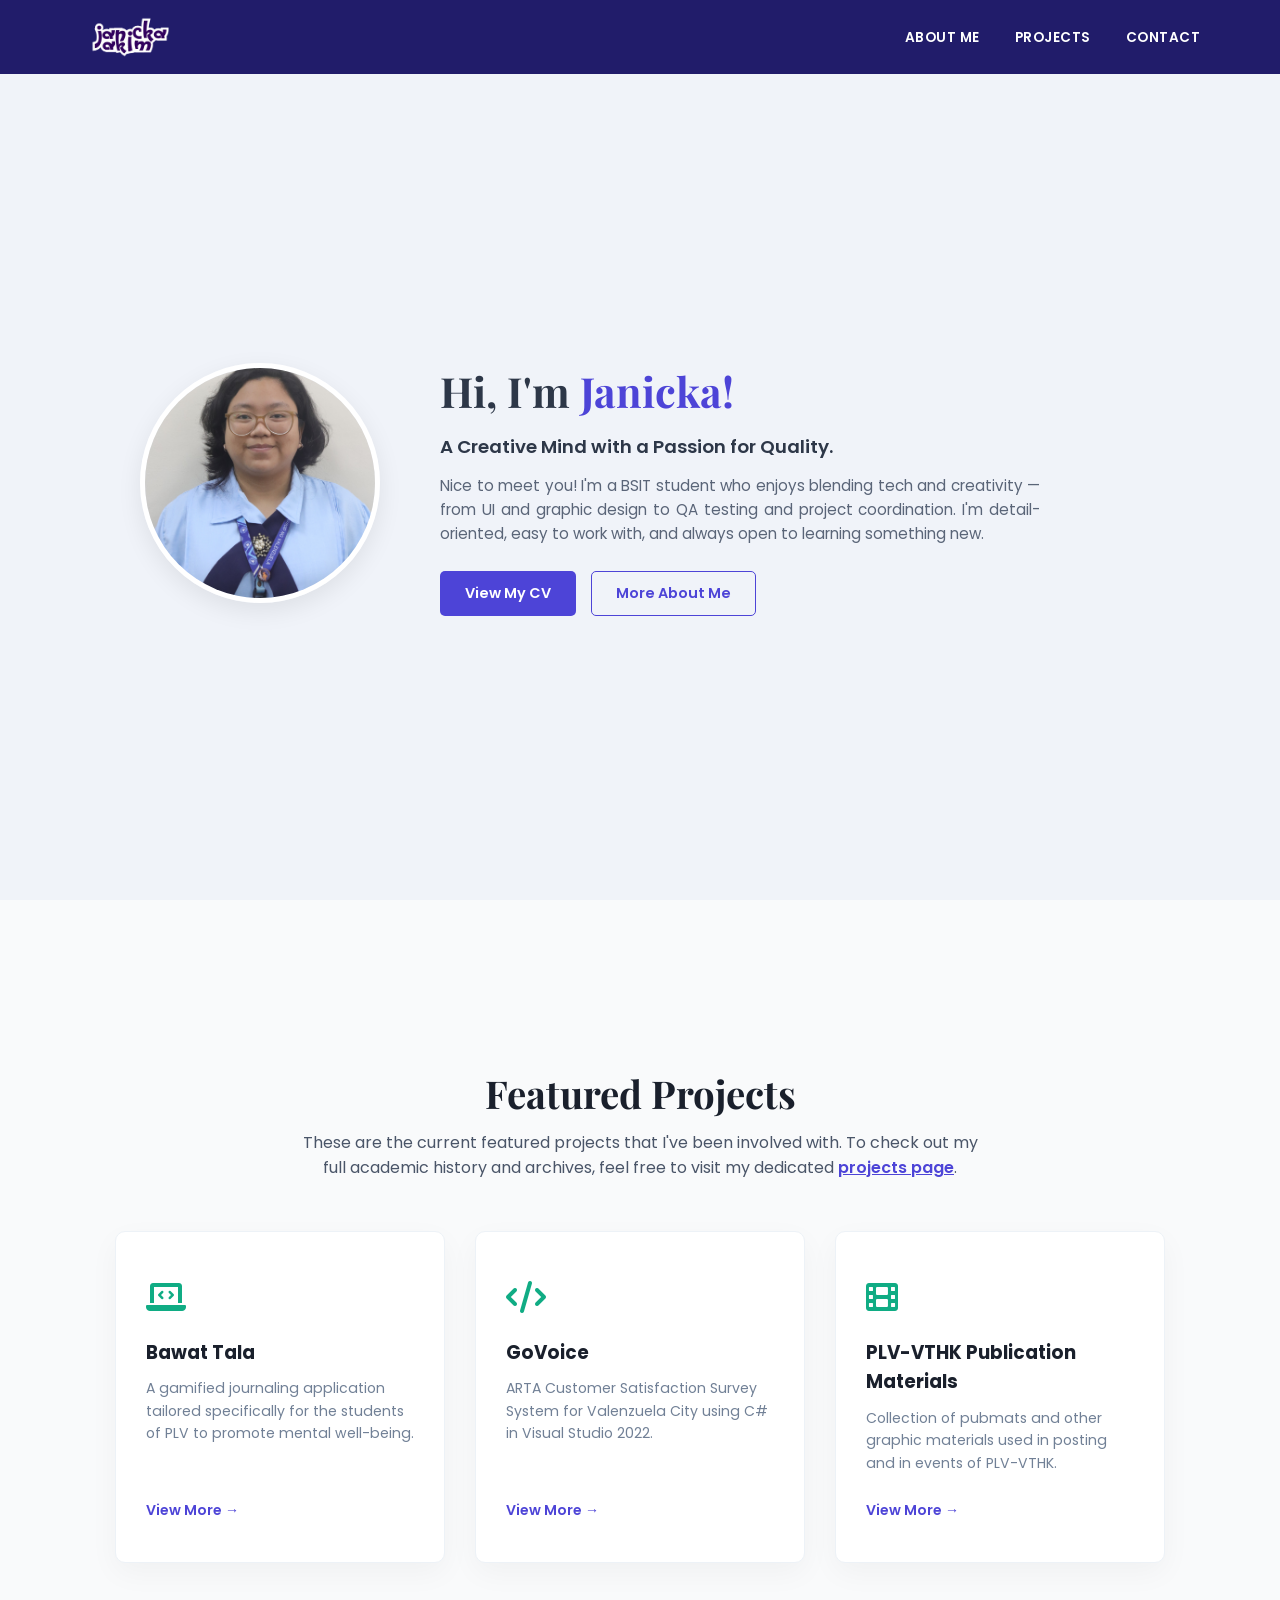
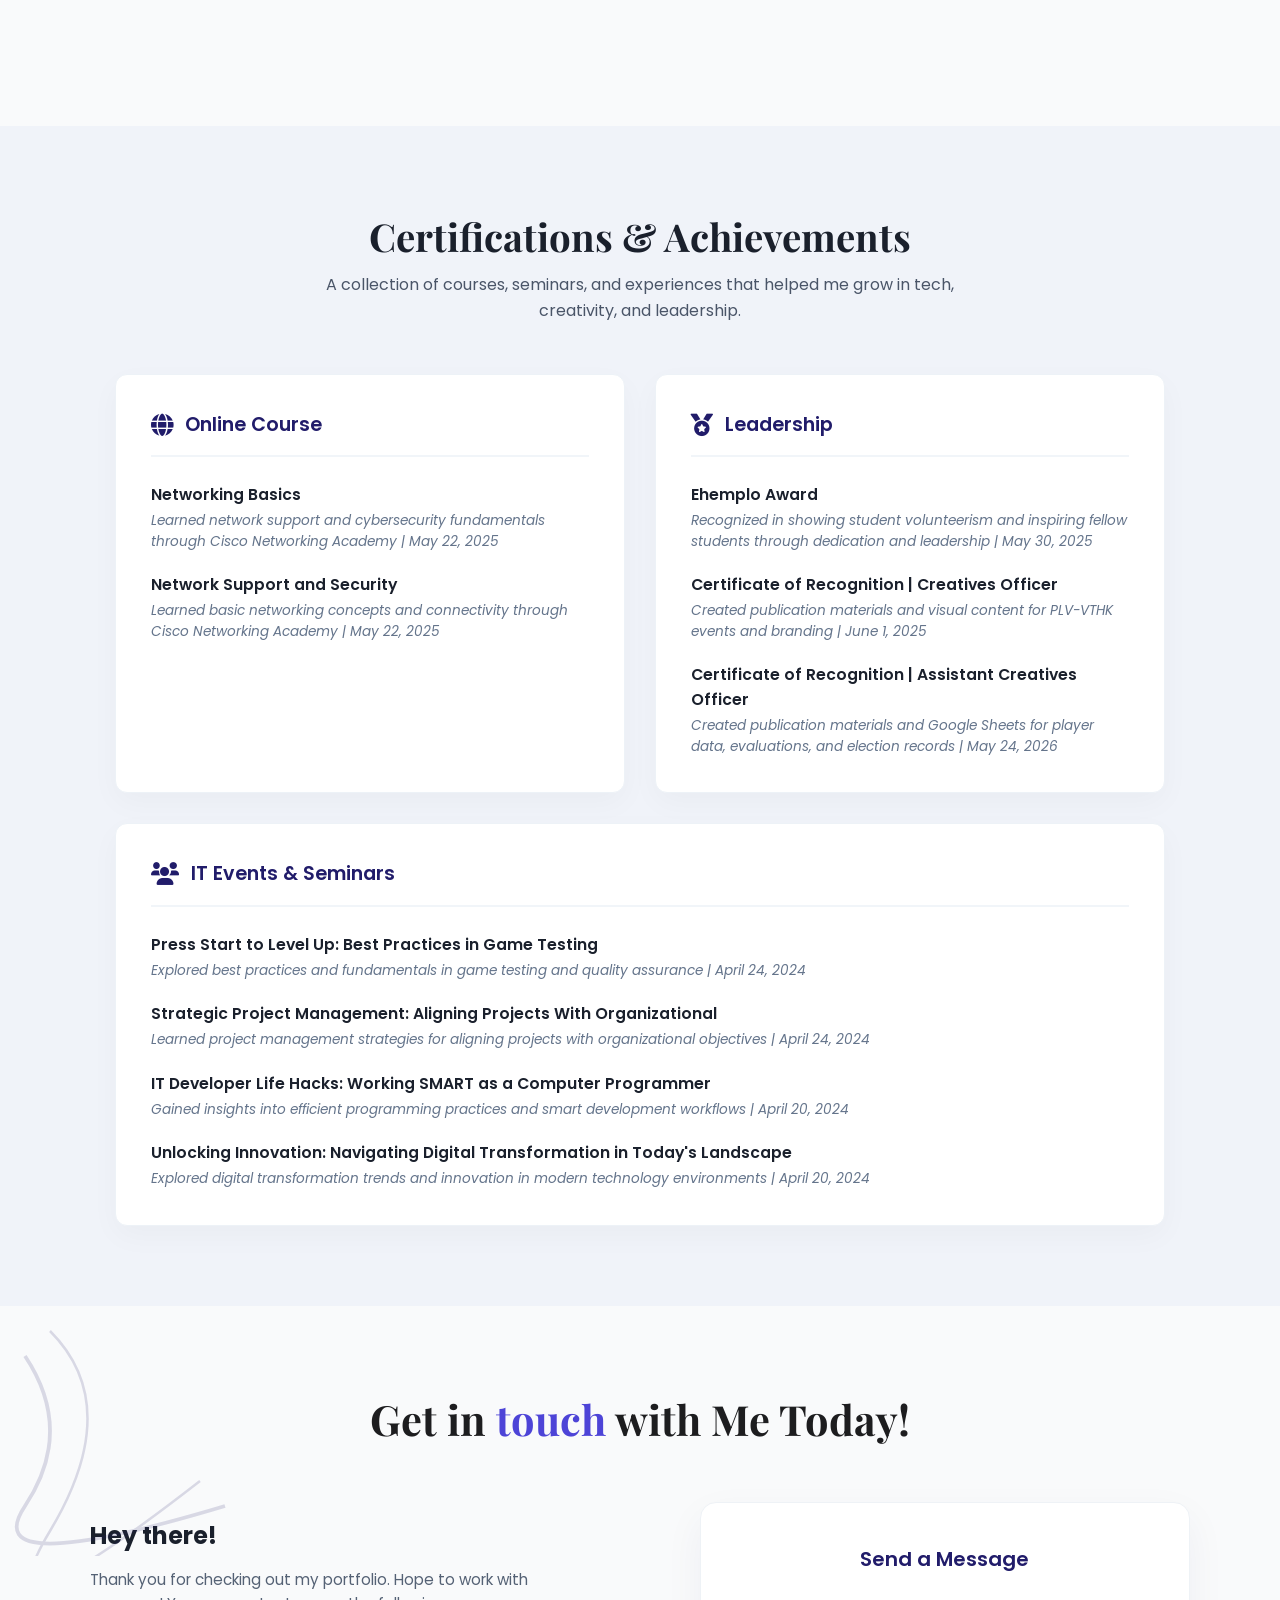
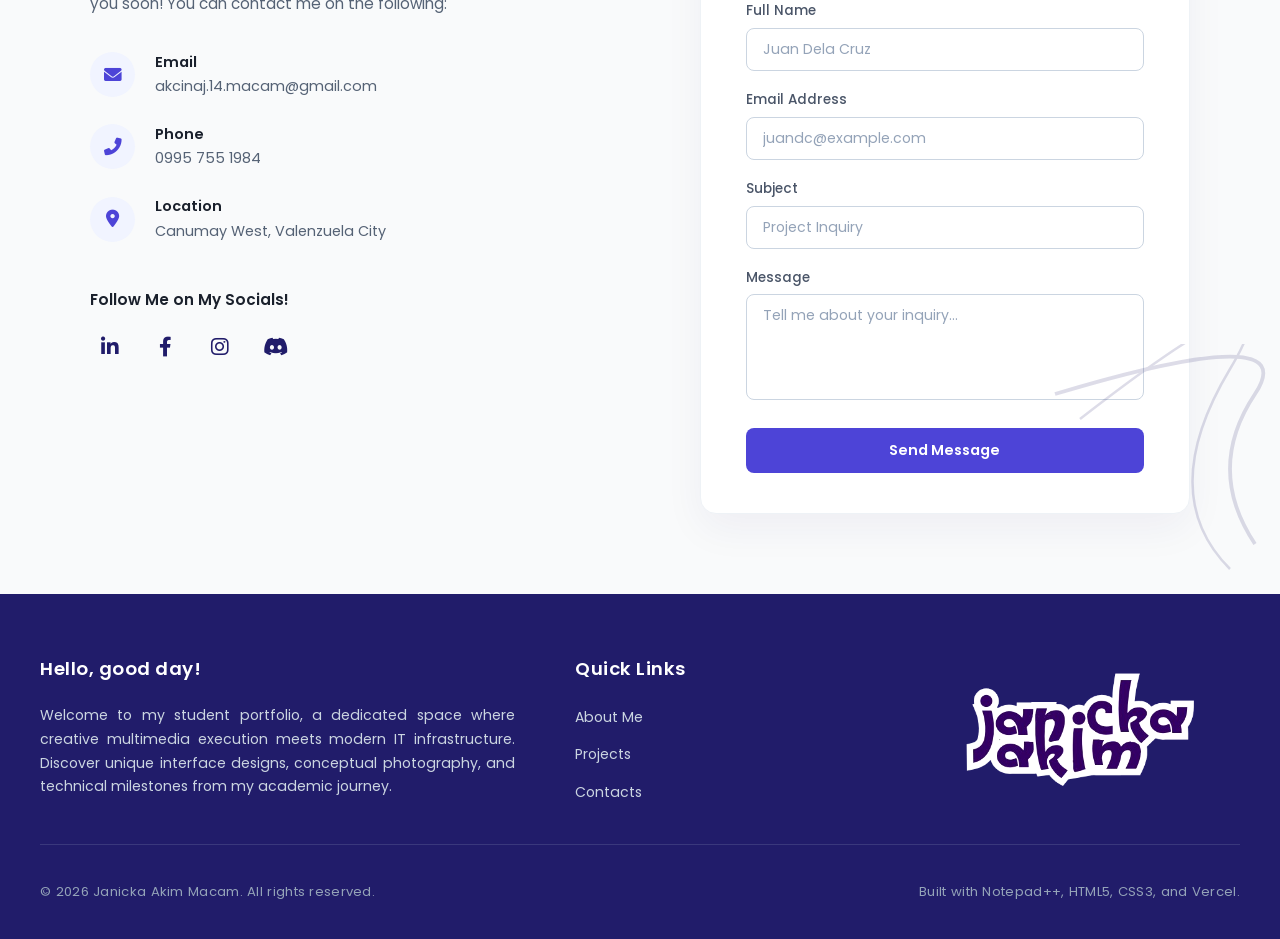
<file: index.html>
<!DOCTYPE html>
<html lang="en">
<head>
    <title>Janicka Akim | Portfolio</title>
    <meta charset="UTF-8">
    <link rel="stylesheet" href="macamPortStyling.css">
    <meta name="viewport" content="width=device-width, initial-scale=1.0">
    <link rel="stylesheet" href="https://fonts.googleapis.com/css?family=Poppins:400,500,600|Playfair+Display:700">
    <link rel="stylesheet" href="https://cdnjs.cloudflare.com/ajax/libs/font-awesome/6.0.0-beta3/css/all.min.css">
</head>
<body>

    <header class="mainHeader">
        <div class="headerContainer">
            <div class="logoContainer">
                <a href="#homePage">
                    <img src="Pictures/janickaLogoTransparent.png" alt="Janicka Akim">
                </a>
            </div>
            <nav class="naviBarContainer">
                <ul>
                    <li><a href="aboutMe.html">ABOUT ME</a></li>
                    <li><a href="works.html">PROJECTS</a></li>
                    <li><a href="#contactPage">CONTACT</a></li>
                </ul>
            </nav>
        </div>
    </header>
    
    <section id="homePage" class="homeContainer">
        <div class="heroFlexWrapper">
            <div class="profileContainer">
                <img src="Pictures/macamProfile.JPG" alt="Janicka Akim Profile">
            </div>
            <div class="homeContent">
                <h1>Hi, I'm <span class="highlight">Janicka!</span></h1>
                <p class="tagline">A Creative Mind with a Passion for Quality.</p>
                <p class="shortAbout">
                    Nice to meet you! I'm a BSIT student who enjoys blending tech and creativity — from UI and graphic design to QA testing and project coordination. I'm detail-oriented, easy to work with, and always open to learning something new.
                </p>
                <div class="heroActions">
					<a href="CV_Certs/UD_macamJanickaAkim_CV.pdf" class="ctaButton primaryBtn" target="_blank" rel="noopener noreferrer">View My CV</a>
                    <a href="aboutMe.html" class="ctaButton outlineBtn">More About Me</a>
                </div>
            </div>
        </div>
    </section>
    
    <section id="workPrevPage" class="worksContainer">
        <div class="workCompiContainer">
            <h2>Featured Projects</h2>
            <p class="sectionSub">
                These are the current featured projects that I've been involved with. To check out my full academic history and archives, feel free to visit my dedicated <a href="works.html" class="redirectWordLink">projects page</a>.
            </p>
            
            <div class="subjectGrid">
                <div class="subjectCard">
                    <div class="subjectIcon"><i class="fas fa-laptop-code"></i></div>
                    <h3>Bawat Tala</h3>
                    <p>A gamified journaling application tailored specifically for the students of PLV to promote mental well-being.</p>
                    <a href="works.html" class="inlineLink">View More &rarr;</a>
                </div>

                <div class="subjectCard">
                    <div class="subjectIcon"><i class="fas fa-code"></i></div>
                    <h3>GoVoice</h3>
                    <p>ARTA Customer Satisfaction Survey System for Valenzuela City using C# in Visual Studio 2022.</p>
                    <a href="works.html" class="inlineLink">View More &rarr;</a>
                </div>

                <div class="subjectCard">
                    <div class="subjectIcon"><i class="fas fa-film"></i></div>
                    <h3>PLV-VTHK Publication Materials</h3>
                    <p>Collection of pubmats and other graphic materials used in posting and in events of PLV-VTHK.</p>
                    <a href="works.html" class="inlineLink">View More &rarr;</a>
                </div>
            </div>
        </div>
    </section>

    <section id="certsPage" class="certsContainer">
        <div class="certsInnerWrapper">
            <h2>Certifications & Achievements</h2>
            <p class="sectionSub">A collection of courses, seminars, and experiences that helped me grow in tech, creativity, and leadership.</p>
            
            <div class="certsGrid">
                <div class="certCard">
                    <div class="certCardHeader">
                        <i class="fas fa-globe globalCertIcon"></i>
                        <h4>Online Course</h4>
                    </div>
                    <div class="certItem textGroup">
                        <h5>Networking Basics</h5>
                        <p class="certMeta">Learned network support and cybersecurity fundamentals through Cisco Networking Academy | May 22, 2025</p>
                    </div>
                    <div class="certItem textGroup">
                        <h5>Network Support and Security</h5>
                        <p class="certMeta">Learned basic networking concepts and connectivity through Cisco Networking Academy | May 22, 2025</p>
                    </div>
                </div>

                <div class="certCard">
                    <div class="certCardHeader">
                        <i class="fas fa-medal globalCertIcon"></i>
                        <h4>Leadership</h4>
                    </div>
                    <div class="certItem textGroup">
                        <h5>Ehemplo Award</h5>
                        <p class="certMeta">Recognized in showing student volunteerism and inspiring fellow students through dedication and leadership | May 30, 2025</p>
                    </div>
                    <div class="certItem textGroup">
                        <h5>Certificate of Recognition | Creatives Officer</h5>
                        <p class="certMeta">Created publication materials and visual content for PLV-VTHK events and branding | June 1, 2025</p>
                    </div>
                    <div class="certItem textGroup">
                        <h5>Certificate of Recognition | Assistant Creatives Officer</h5>
                        <p class="certMeta">Created publication materials and Google Sheets for player data, evaluations, and election records | May 24, 2026</p>
                    </div>
                </div>

                <div class="certCard spanFullRow">
                    <div class="certCardHeader">
                        <i class="fas fa-users globalCertIcon"></i>
                        <h4>IT Events & Seminars</h4>
                    </div>
                    <div class="certItem textGroup">
                        <h5>Press Start to Level Up: Best Practices in Game Testing</h5>
                        <p class="certMeta">Explored best practices and fundamentals in game testing and quality assurance | April 24, 2024</p>
                    </div>
                    <div class="certItem textGroup">
                        <h5>Strategic Project Management: Aligning Projects With Organizational</h5>
                        <p class="certMeta">Learned project management strategies for aligning projects with organizational objectives | April 24, 2024</p>
                    </div>
                    <div class="certItem textGroup">
                        <h5>IT Developer Life Hacks: Working SMART as a Computer Programmer</h5>
                        <p class="certMeta">Gained insights into efficient programming practices and smart development workflows | April 20, 2024</p>
                    </div>
                    <div class="certItem textGroup">
                        <h5>Unlocking Innovation: Navigating Digital Transformation in Today's Landscape</h5>
                        <p class="certMeta">Explored digital transformation trends and innovation in modern technology environments | April 20, 2024</p>
                    </div>
                </div>
            </div>
        </div>
    </section>

    <section id="contactPage" class="contactSection">
        <div class="contactHeader">
            <h2>Get in <span class="textHighlight">touch</span> with Me Today!</h2>
        </div>
        
        <div class="contactWorkspace">
            <div class="contactInfoPanel">
                <h3>Hey there!</h3>
                <p class="panelWelcome">Thank you for checking out my portfolio. Hope to work with you soon! You can contact me on the following:</p>
                
                <div class="infoBlockList">
                    <div class="infoBlockRow">
                        <div class="infoIconContainer"><i class="fas fa-envelope"></i></div>
                        <div class="infoBlockDetails">
                            <span class="infoBlockLabel">Email</span>
                            <span class="infoBlockData">akcinaj.14.macam@gmail.com</span>
                        </div>
                    </div>
                    
                    <div class="infoBlockRow">
                        <div class="infoIconContainer"><i class="fas fa-phone-alt"></i></div>
                        <div class="infoBlockDetails">
                            <span class="infoBlockLabel">Phone</span>
                            <span class="infoBlockData">0995 755 1984</span>
                        </div>
                    </div>
                    
                    <div class="infoBlockRow">
                        <div class="infoIconContainer"><i class="fas fa-map-marker-alt"></i></div>
                        <div class="infoBlockDetails">
                            <span class="infoBlockLabel">Location</span>
                            <span class="infoBlockData">Canumay West, Valenzuela City</span>
                        </div>
                    </div>
                </div>
                
                <div class="socialsConnectPanel">
                    <h4>Follow Me on My Socials!</h4>
                    <div class="socialIconDeck">
                        <a href="https://www.linkedin.com/in/janicka-akim-macam-b39850411" target="_blank" class="socialVectorItem"><i class="fab fa-linkedin-in"></i></a>
                        <a href="https://www.facebook.com/crcc7.Macam" target="_blank" class="socialVectorItem"><i class="fab fa-facebook-f"></i></a>
                        <a href="https://www.instagram.com/_emeturism" target="_blank" class="socialVectorItem"><i class="fab fa-instagram"></i></a>
                        <a href="https://discord.com/users/_rarissimeee8_03896" target="_blank" class="socialVectorItem"><i class="fab fa-discord"></i></a>
                    </div>
                </div>
            </div>
            
            <div class="contactFormCard">
                <h3>Send a Message</h3>
                <form class="dynamicFormStructure" action="https://api.web3forms.com/submit" method="POST">
                    
                    <input type="hidden" name="access_key" value="0a2fd084-3bda-412b-a48a-50560124abe0">
                    
                    <div class="formInputSet">
                        <label for="fullName">Full Name</label>
                        <input type="text" id="fullName" name="name" placeholder="Juan Dela Cruz" required>
                    </div>
                    
                    <div class="formInputSet">
                        <label for="emailAddress">Email Address</label>
                        <input type="email" id="emailAddress" name="email" placeholder="juandc@example.com" required>
                    </div>
                    
                    <div class="formInputSet">
                        <label for="formSubject">Subject</label>
                        <input type="text" id="formSubject" name="subject" placeholder="Project Inquiry">
                    </div>
                    
                    <div class="formInputSet">
                        <label for="formMessage">Message</label>
                        <textarea id="formMessage" name="message" rows="4" placeholder="Tell me about your inquiry..." required></textarea>
                    </div>
                    
                    <input type="checkbox" name="botcheck" class="hidden" style="display: none;">

                    <input type="hidden" name="redirect" value="https://janicka-akim-portfolio.vercel.app/#contactPage">
                    
                    <button type="submit" class="formSubmitTriggerBtn">Send Message</button>
                </form>
            </div>
        </div>
    </section>

    <footer class="globalMainFooter">
        <div class="footerInnerContainer">
            <div class="footerTopRow">
                <div class="footerColumnBlock leftIdentityText">
                    <h4>Hello, good day!</h4>
                    <p>Welcome to my student portfolio, a dedicated space where creative multimedia execution meets modern IT infrastructure. Discover unique interface designs, conceptual photography, and technical milestones from my academic journey.</p>
                </div>
                
                <div class="footerColumnBlock rightQuickLinks">
                    <h4>Quick Links</h4>
                    <ul>
                        <li><a href="aboutMe.html">About Me</a></li>
                        <li><a href="works.html">Projects</a></li>
                        <li><a href="#contactPage">Contacts</a></li>
                    </ul>
                </div>

                <div class="footerColumnBlock brandLogoPlacement">
                    <img src="Pictures/janickaLogoTransparent.png" alt="Janicka Logo Brand" class="footerDynamicLogo">
                </div>
            </div>

            <hr class="footerDivider">

            <div class="footerBottomRow">
                <span class="copyrightLabel">&copy; 2026 Janicka Akim Macam. All rights reserved.</span>
                <span class="buildStackLabel">Built with Notepad++, HTML5, CSS3, and Vercel.</span>
            </div>
        </div>
    </footer>

</body>
</html>
</file>
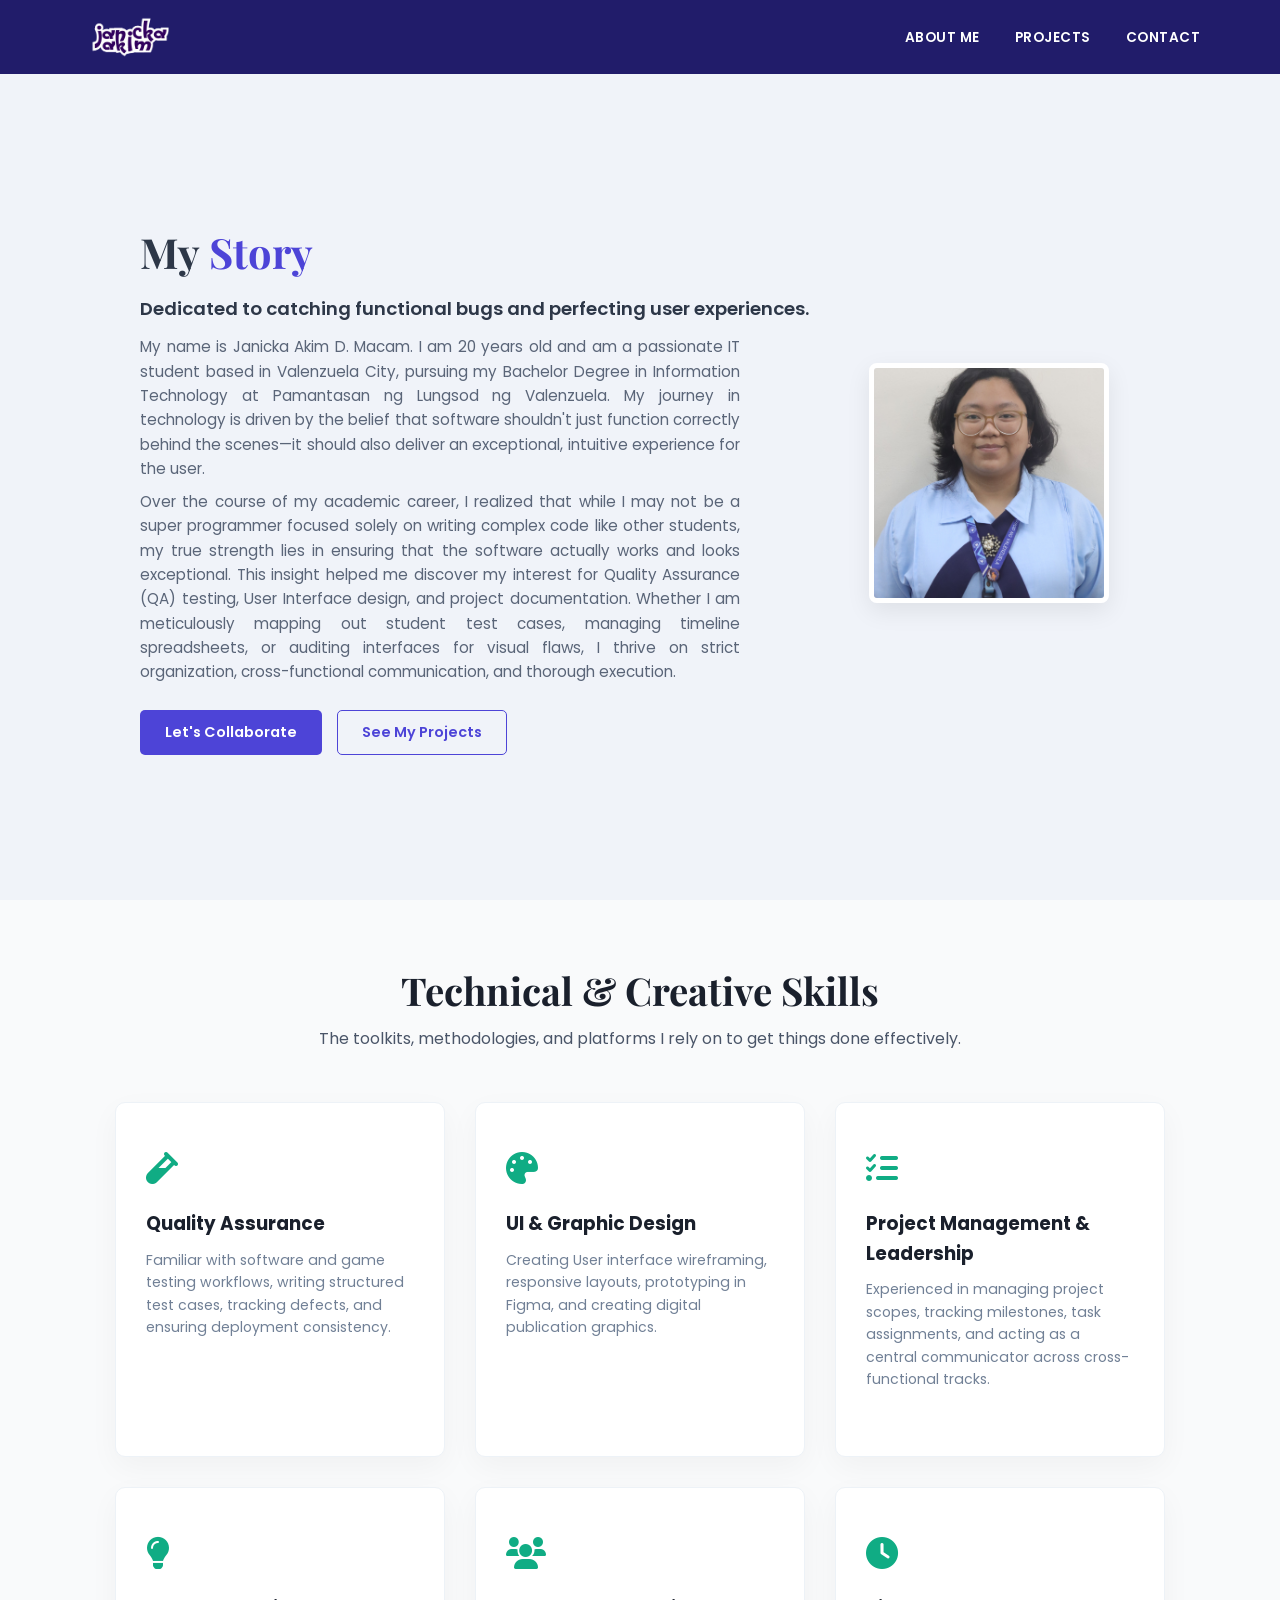
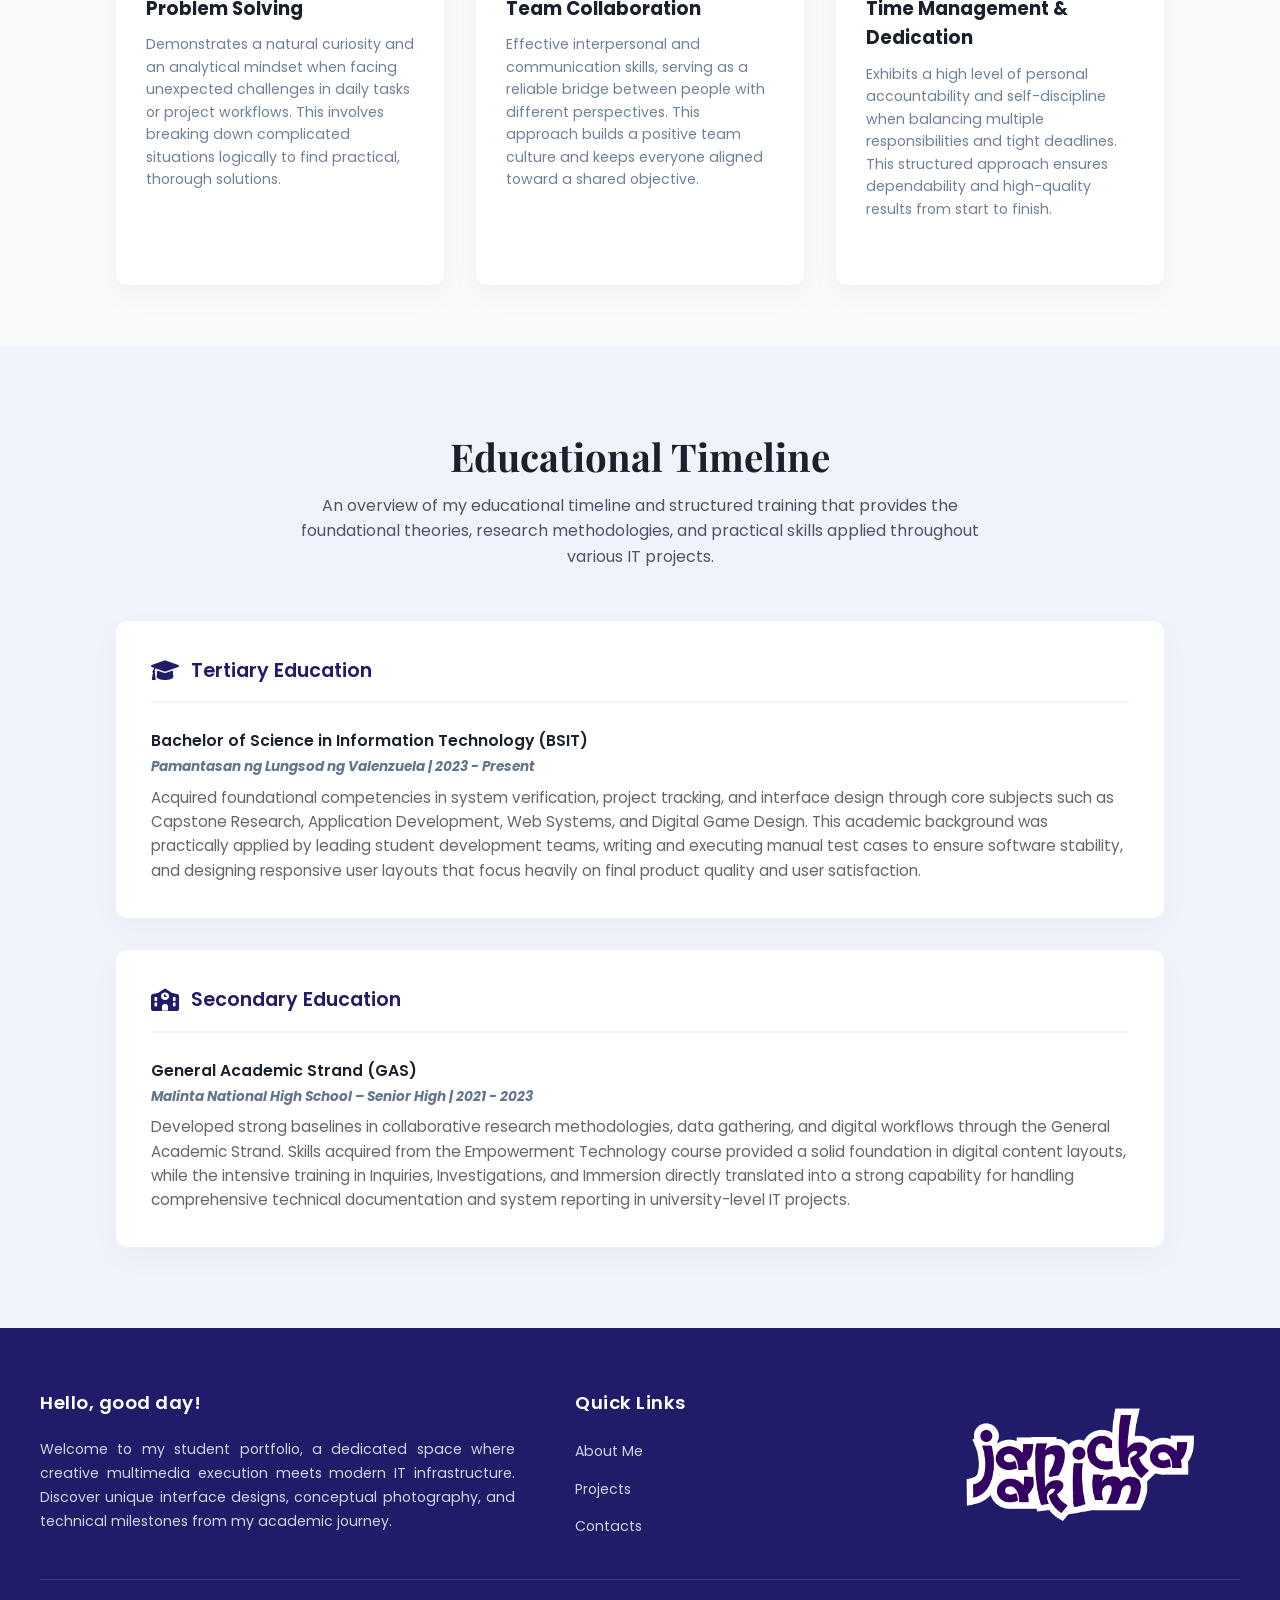
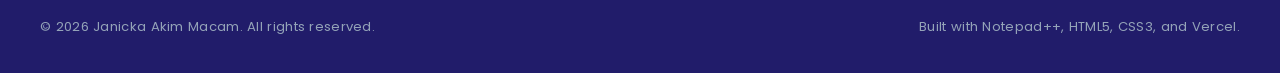
<file: aboutMe.html>
<!DOCTYPE html>
<html lang="en">
<head>
    <title>About Me | Janicka Akim</title>
    <meta charset="UTF-8">
    <meta name="viewport" content="width=device-width, initial-scale=1.0">
    
    <!-- Custom Layout & Styling -->
    <link rel="stylesheet" href="macamPortStyling.css">
    
    <!-- External Typography & Icon Toolkits -->
    <link rel="stylesheet" href="https://fonts.googleapis.com/css?family=Poppins:400,500,600|Playfair+Display:700">
    <link rel="stylesheet" href="https://cdnjs.cloudflare.com/ajax/libs/font-awesome/6.0.0-beta3/css/all.min.css">
</head>
<body>

    <!-- ==========================================
       MAIN NAVIGATION HEADER
       ========================================== -->
    <header class="mainHeader">
        <div class="headerContainer">
            <div class="logoContainer">
                <a href="index.html#homePage">
                    <img src="Pictures/janickaLogoTransparent.png" alt="Janicka Akim">
                </a>
            </div>
            <nav class="naviBarContainer">
                <ul>
                    <li><a href="aboutMe.html" class="highlight">ABOUT ME</a></li>
                    <li><a href="works.html">PROJECTS</a></li>
                    <li><a href="index.html#contactPage">CONTACT</a></li>
                </ul>
            </nav>
        </div>
    </header>

    <!-- ==========================================
       ABOUT HERO / MY STORY SECTION
       ========================================== -->
    <section class="homeContainer">
        <div class="heroFlexWrapper">
            <div class="homeContent">
                <h1>My <span class="highlight">Story</span></h1>
                <p class="tagline">Dedicated to catching functional bugs and perfecting user experiences.</p>
                <p class="shortAbout">
                    My name is Janicka Akim D. Macam. I am 20 years old and am a passionate IT student based in Valenzuela City, pursuing my Bachelor Degree in Information Technology at Pamantasan ng Lungsod ng Valenzuela. My journey in technology is driven by the belief that software shouldn't just function correctly behind the scenes—it should also deliver an exceptional, intuitive experience for the user.<br>
                </p>
                <p class="shortAbout">
					Over the course of my academic career, I realized that while I may not be a super programmer focused solely on writing complex code like other students, my true strength lies in ensuring that the software actually works and looks exceptional. This insight helped me discover my interest for Quality Assurance (QA) testing, User Interface design, and project documentation. Whether I am meticulously mapping out student test cases, managing timeline spreadsheets, or auditing interfaces for visual flaws, I thrive on strict organization, cross-functional communication, and thorough execution.                </p>
                <div class="heroActions">
                    <a href="index.html#contactPage" class="ctaButton primaryBtn">Let's Collaborate</a>
                    <a href="works.html" class="ctaButton outlineBtn">See My Projects</a>
                </div>
            </div>
            <div class="profileContainer">
                <!-- Secondary profile image or a placeholder representing your creative environment -->
                <img src="Pictures/macamProfile.JPG" alt="Janicka Working" style="border-radius: 8px;">
            </div>
        </div>
    </section>

    <!-- ==========================================
       CORE COMPETENCIES & SKILLS
       ========================================== -->
    <section class="worksContainer">
        <div class="workCompiContainer">
            <h2>Technical & Creative Skills</h2>
            <p class="sectionSub">The toolkits, methodologies, and platforms I rely on to get things done effectively.</p>
            
            <div class="subjectGrid">
                <!-- Skill Card 1 -->
                <div class="subjectCard">
                    <div class="subjectIcon"><i class="fas fa-vial"></i></div>
                    <h3>Quality Assurance</h3>
                    <p>Familiar with software and game testing workflows, writing structured test cases, tracking defects, and ensuring deployment consistency.</p>
                </div>

                <!-- Skill Card 2 -->
                <div class="subjectCard">
                    <div class="subjectIcon"><i class="fas fa-palette"></i></div>
                    <h3>UI & Graphic Design</h3>
                    <p>Creating User interface wireframing, responsive layouts, prototyping in Figma, and creating digital publication graphics.</p>
                </div>

                <!-- Skill Card 3 -->
                <div class="subjectCard">
                    <div class="subjectIcon"><i class="fas fa-tasks"></i></div>
                    <h3>Project Management & Leadership</h3>
                    <p>Experienced in managing project scopes, tracking milestones, task assignments, and acting as a central communicator across cross-functional tracks.</p>
                </div>

				<!-- Skill Card 4 -->
                <div class="subjectCard">
                    <div class="subjectIcon"><i class="fas fa-lightbulb"></i></div>
                    <h3>Problem Solving</h3>
                    <p>Demonstrates a natural curiosity and an analytical mindset when facing unexpected challenges in daily tasks or project workflows. This involves breaking down complicated situations logically to find practical, thorough solutions.</p>
                </div>

				<!-- Skill Card 5 -->
                <div class="subjectCard">
                    <div class="subjectIcon"><i class="fas fa-users"></i></div>
                    <h3>Team Collaboration</h3>
                    <p>Effective interpersonal and communication skills, serving as a reliable bridge between people with different perspectives. This approach builds a positive team culture and keeps everyone aligned toward a shared objective.</p>
                </div>

				<!-- Skill Card 6 -->
                <div class="subjectCard">
                    <div class="subjectIcon"><i class="fas fa-clock"></i></div>
                    <h3>Time Management & Dedication</h3>
                    <p>Exhibits a high level of personal accountability and self-discipline when balancing multiple responsibilities and tight deadlines. This structured approach ensures dependability and high-quality results from start to finish.</p>
                </div>
				
            </div>
        </div>
    </section>

    <!-- ==========================================
       EDUCATION TIMELINE
       ========================================== -->
    <section class="certsContainer">
        <div class="certsInnerWrapper">
            <h2>Educational Timeline</h2>
            <p class="sectionSub">An overview of my educational timeline and structured training that provides the foundational theories, research methodologies, and practical skills applied throughout various IT projects.</p>
            
            <div class="certsGrid">
                <div class="certCard spanFullRow">
                    <div class="certCardHeader">
                        <i class="fas fa-graduation-cap globalCertIcon"></i>
                        <h4>Tertiary Education</h4>
                    </div>
                    <div class="certItem textGroup">
                        <h5>Bachelor of Science in Information Technology (BSIT)</h5>
                        <p class="certMeta"><strong>Pamantasan ng Lungsod ng Valenzuela | 2023 - Present</strong></p>
                        <p style="color: #666666; margin-top: 0.5rem; font-size: 0.95rem;">Acquired foundational competencies in system verification, project tracking, and interface design through core subjects such as Capstone Research, Application Development, Web Systems, and Digital Game Design. This academic background was practically applied by leading student development teams, writing and executing manual test cases to ensure software stability, and designing responsive user layouts that focus heavily on final product quality and user satisfaction.</p>
                    </div>
                </div>

                <div class="certCard spanFullRow">
                    <div class="certCardHeader">
                        <i class="fas fa-school globalCertIcon"></i>
                        <h4>Secondary Education</h4>
                    </div>
                    <div class="certItem textGroup">
                        <h5>General Academic Strand (GAS)</h5>
                        <p class="certMeta"><strong>Malinta National High School – Senior High | 2021 - 2023</strong></p>
                        <p style="color: #666666; margin-top: 0.5rem; font-size: 0.95rem;">Developed strong baselines in collaborative research methodologies, data gathering, and digital workflows through the General Academic Strand. Skills acquired from the Empowerment Technology course provided a solid foundation in digital content layouts, while the intensive training in Inquiries, Investigations, and Immersion directly translated into a strong capability for handling comprehensive technical documentation and system reporting in university-level IT projects.</p>
                    </div>
                </div>
            </div>
        </div>
    </section>

    <!-- ==========================================
       GLOBAL FOOTER SYSTEM
       ========================================== -->
    <footer class="globalMainFooter">
        <div class="footerInnerContainer">
            <div class="footerTopRow">
                <div class="footerColumnBlock leftIdentityText">
                    <h4>Hello, good day!</h4>
                    <p>Welcome to my student portfolio, a dedicated space where creative multimedia execution meets modern IT infrastructure. Discover unique interface designs, conceptual photography, and technical milestones from my academic journey.</p>
                </div>
                
                <div class="footerColumnBlock rightQuickLinks">
                    <h4>Quick Links</h4>
                    <ul>
                        <li><a href="aboutMe.html">About Me</a></li>
                        <li><a href="works.html">Projects</a></li>
                        <li><a href="index.html#contactPage">Contacts</a></li>
                    </ul>
                </div>

                <div class="footerColumnBlock brandLogoPlacement">
                    <img src="Pictures/janickaLogoTransparent.png" alt="Janicka Logo Brand" class="footerDynamicLogo">
                </div>
            </div>

            <hr class="footerDivider">

            <div class="footerBottomRow">
                <span class="copyrightLabel">&copy; 2026 Janicka Akim Macam. All rights reserved.</span>
                <span class="buildStackLabel">Built with Notepad++, HTML5, CSS3, and Vercel.</span>
            </div>
        </div>
    </footer>

</body>
</html>
</file>
<file: macamPortStyling.css>
/* --- Core Resets --- */
* {
    margin: 0;
    padding: 0;
    box-sizing: border-box;
}

html {
    scroll-behavior: smooth;
}

body {
    font-family: 'Poppins', sans-serif;
    color: #4a5568;
    background-color: #ffffff;
    line-height: 1.6;
    overflow-x: hidden;
}

/* --- Header Menu Setup --- */
.mainHeader {
    background-color: #211c6a;
    position: sticky;
    top: 0;
    z-index: 1000;
    height: 74px;
    display: flex;
    align-items: center;
}

.headerContainer {
    width: 100%;
    max-width: 1200px;
    margin: 0 auto;
    display: flex;
    justify-content: space-between;
    align-items: center;
    padding: 0 40px;
}

.logoContainer img {
    height: 50px;
    width: auto;
    border-radius: 50%;
    display: block;
}

.naviBarContainer ul {
    display: flex;
    list-style: none;
    gap: 35px;
}

.naviBarContainer a {
    text-decoration: none;
    color: #ffffff;
    font-weight: 600;
    font-size: 0.85rem;
    letter-spacing: 0.5px;
    transition: opacity 0.2s ease;
}

.naviBarContainer a:hover {
    opacity: 0.8;
}

/* --- Section 1: Landing Greetings Area --- */
.homeContainer {
    min-height: calc(100vh - 74px);
    display: flex;
    align-items: center;
    justify-content: center;
    background-color: #f0f3f9;
    padding: 40px;
}

.heroFlexWrapper {
    max-width: 1000px;
    width: 100%;
    display: flex;
    align-items: center;
    gap: 60px;
}

.profileContainer img {
    width: 240px;
    height: 240px;
    border-radius: 50%;
    object-fit: cover;
    box-shadow: 0 8px 25px rgba(0,0,0,0.08);
    border: 5px solid #ffffff;
}

.homeContent h1 {
    font-family: 'Playfair Display', serif;
    font-weight: 700;
    font-size: 2.6rem;
    color: #2d3748;
    margin-bottom: 8px;
}

.highlight {
    color: #4d44d7;
}

.tagline {
    font-size: 1.15rem;
    font-weight: 600;
    color: #2d3748;
    margin-bottom: 12px;
}

.shortAbout {
    font-size: 0.95rem;
    color: #5a6578;
    margin-bottom: 25px;
    max-width: 600px;
    text-align: justify;
}

.heroActions {
    display: flex;
    gap: 15px;
}

/* --- Button Mechanics & Hover Animations --- */
.ctaButton {
    display: inline-block;
    padding: 10px 24px;
    text-decoration: none;
    border-radius: 5px;
    font-size: 0.9rem;
    font-weight: 600;
    transition: all 0.25s cubic-bezier(0.4, 0, 0.2, 1);
}

.primaryBtn {
    background-color: #4d44d7;
    color: #ffffff;
    border: 1px solid transparent;
}

.primaryBtn:hover {
    background-color: #3b33bd;
    transform: translateY(-2px);
    box-shadow: 0 5px 15px rgba(77, 68, 215, 0.3);
}

.outlineBtn {
    background-color: transparent;
    border: 1px solid #4d44d7;
    color: #4d44d7;
}

.outlineBtn:hover {
    background-color: #4d44d7;
    color: #ffffff;
    transform: translateY(-2px);
    box-shadow: 0 5px 15px rgba(77, 68, 215, 0.15);
}

/* --- Section 2: Featured Projects --- */
.worksContainer {
    min-height: calc(100vh - 74px);
    display: flex;
    align-items: center;
    justify-content: center;
    padding: 60px 40px;
    background-image: url('Pictures/background1.png');
    background-size: cover;
    background-position: center;
    background-repeat: no-repeat;
    position: relative;
}

.workCompiContainer {
    max-width: 1050px;
    width: 100%;
    margin: 0 auto;
    text-align: center;
}

h2 {
    font-family: 'Playfair Display', serif;
    font-size: 2.4rem;
    color: #1a202c;
    margin-bottom: 5px;
}

.sectionSub {
    color: #4a5568;
    margin-bottom: 50px;
    font-size: 1rem;
    max-width: 700px;
    margin-left: auto;
    margin-right: auto;
}

.redirectWordLink {
    color: #4d44d7;
    text-decoration: underline;
    font-weight: 600;
    transition: all 0.2s ease;
}

.redirectWordLink:hover {
    color: #0fbcf9;
    background-color: rgba(15, 188, 249, 0.08);
    padding: 2px 6px;
    border-radius: 4px;
}

/* --- Card Grid & Hover Animation System --- */
.subjectGrid {
    display: grid;
    grid-template-columns: repeat(auto-fit, minmax(280px, 1fr));
    gap: 30px;
}

.subjectCard {
    background-color: #ffffff;
    padding: 40px 30px;
    border-radius: 10px;
    text-align: left;
    box-shadow: 0 10px 30px rgba(0, 0, 0, 0.04);
    border: 1px solid #edf2f7;
    display: flex;
    flex-direction: column;
    transition: all 0.3s cubic-bezier(0.4, 0, 0.2, 1);
}

.subjectCard:hover {
    transform: translateY(-8px);
    border-color: #4d44d7;
    box-shadow: 0 15px 35px rgba(77, 68, 215, 0.12);
}

.subjectIcon {
    font-size: 2rem;
    color: #10ac84;
    margin-bottom: 15px;
    transition: color 0.3s ease;
}

.subjectCard:hover .subjectIcon {
    color: #4d44d7; 
}

.subjectCard h3 {
    font-size: 1.15rem;
    color: #1a202c;
    margin-bottom: 10px;
    font-family: 'Poppins', sans-serif;
}

.subjectCard p {
    color: #718096;
    font-size: 0.88rem;
    margin-bottom: 25px;
    line-height: 1.6;
}

.inlineLink {
    color: #4d44d7;
    text-decoration: none;
    font-weight: 600;
    font-size: 0.88rem;
    margin-top: auto;
    transition: transform 0.2s ease, color 0.2s ease;
    display: inline-block;
}

.subjectCard:hover .inlineLink {
    transform: translateX(4px);
}

/* --- Section 3: Certifications & Achievements Layout --- */
.certsContainer {
    min-height: calc(100vh - 74px);
    display: flex;
    align-items: center;
    justify-content: center;
    background-color: #f0f3f9;
    padding: 80px 40px;
    background-size: cover;
    background-position: center;
}

.certsInnerWrapper {
    max-width: 1050px;
    width: 100%;
    margin: 0 auto;
    text-align: center;
}

.certsGrid {
    display: grid;
    grid-template-columns: repeat(2, 1fr);
    gap: 30px;
    text-align: left;
}

.certCard {
    background-color: #ffffff;
    border-radius: 12px;
    padding: 35px;
    box-shadow: 0 10px 30px rgba(0,0,0,0.03);
    border: 1px solid #edf2f7;
    transition: transform 0.3s cubic-bezier(0.4, 0, 0.2, 1);
}

.certCard:hover {
    transform: translateY(-5px);
    box-shadow: 0 12px 35px rgba(33, 28, 106, 0.08);
}

.spanFullRow {
    grid-column: 1 / -1;
}

.certCardHeader {
    display: flex;
    align-items: center;
    gap: 12px;
    margin-bottom: 25px;
    border-bottom: 2px solid #f1f5f9;
    padding-bottom: 15px;
}

.globalCertIcon {
    font-size: 1.4rem;
    color: #211c6a;
}

.certCardHeader h4 {
    font-size: 1.2rem;
    color: #211c6a;
    font-weight: 600;
}

.certItem {
    margin-bottom: 20px;
}

.certItem:last-child {
    margin-bottom: 0;
}

.certItem h5 {
    font-size: 0.98rem;
    color: #1a202c;
    font-weight: 600;
    margin-bottom: 4px;
}

.certMeta {
    font-size: 0.85rem;
    color: #64748b;
    line-height: 1.5;
    font-style: italic;
}

/* ========================================== */
/* UPDATED RENDER: ADVANCED CONTACT SYSTEM  */
/* ========================================== */
.contactSection {
    background-color: #ffffff;
    padding: 80px 40px;
    background-image: url('Pictures/background1.png');
    background-size: cover;
    background-position: center;
    position: relative;
    width: 100%;
}

/* Background Abstract Corner Ornaments matching mockup */
.contactSection::before,
.contactSection::after {
    content: "";
    position: absolute;
    width: 250px;
    height: 250px;
    background-image: url("data:image/svg+xml,%3Csvg xmlns='http://www.w3.org/2000/svg' viewBox='0 0 100 100' opacity='0.15'%3E%3Cpath d='M10,20 Q30,50 10,80 T90,80' fill='none' stroke='%23211c6a' stroke-width='1.5'/%3E%3Cpath d='M20,10 Q50,40 20,90 T80,70' fill='none' stroke='%23211c6a' stroke-width='1'/%3E%3C/svg%3E");
    background-size: contain;
    background-repeat: no-repeat;
    pointer-events: none;
}
.contactSection::before { top: 0; left: 0; }
.contactSection::after { bottom: 0; right: 0; transform: scale(-1); }

.contactHeader {
    max-width: 800px;
    margin: 0 auto 50px auto;
    text-align: center;
}

.contactHeader h2 {
    font-family: 'Playfair Display', serif;
    font-size: 2.6rem;
    color: #1d1d1f;
    font-weight: 700;
}

.textHighlight {
    color: #4d44d7;
}

.contactSub {
    color: #4a5568;
    font-size: 1rem;
    margin-top: 10px;
}

.contactWorkspace {
    max-width: 1100px;
    margin: 0 auto;
    display: grid;
    grid-template-columns: 1.1fr 1fr;
    gap: 70px;
    align-items: start;
}

/* Info Side Panel Elements Styling */
.contactInfoPanel {
    padding-top: 15px;
}

.contactInfoPanel h3 {
    font-size: 1.5rem;
    color: #1a202c;
    margin-bottom: 12px;
}

.panelWelcome {
    font-size: 0.95rem;
    color: #556275;
    margin-bottom: 35px;
    max-width: 440px;
}

.infoBlockList {
    display: flex;
    flex-direction: column;
    gap: 25px;
    margin-bottom: 45px;
}

.infoBlockRow {
    display: flex;
    align-items: center;
    gap: 20px;
}

.infoIconContainer {
    width: 45px;
    height: 45px;
    background-color: #f1f4ff;
    border-radius: 50%;
    display: flex;
    align-items: center;
    justify-content: center;
    color: #4d44d7;
    font-size: 1.1rem;
    flex-shrink: 0;
}

.infoBlockDetails {
    display: flex;
    flex-direction: column;
}

.infoBlockLabel {
    font-size: 0.9rem;
    font-weight: 600;
    color: #1a202c;
}

.infoBlockData {
    font-size: 0.9rem;
    color: #556275;
    margin-top: 1px;
}

.socialsConnectPanel h4 {
    font-size: 0.95rem;
    color: #1a202c;
    font-weight: 600;
    margin-bottom: 15px;
}

.socialIconDeck {
    display: flex;
    gap: 15px;
}

.socialVectorItem {
    width: 40px;
    height: 40px;
    border-radius: 6px;
    background-color: transparent;
    color: #211c6a;
    display: flex;
    align-items: center;
    justify-content: center;
    font-size: 1.25rem;
    text-decoration: none;
    transition: all 0.2s cubic-bezier(0.4, 0, 0.2, 1);
}

.socialVectorItem:hover {
    color: #4d44d7;
    transform: translateY(-2px);
}

/* Right Floating Interactive Form Box Styling */
.contactFormCard {
    background-color: #ffffff;
    border-radius: 16px;
    padding: 40px 45px;
    box-shadow: 0 15px 40px rgba(33, 28, 106, 0.05);
    border: 1px solid #eef2f6;
}

.contactFormCard h3 {
    font-size: 1.25rem;
    color: #211c6a;
    text-align: center;
    font-weight: 600;
    margin-bottom: 25px;
}

.dynamicFormStructure {
    display: flex;
    flex-direction: column;
    gap: 18px;
}

.formInputSet {
    display: flex;
    flex-direction: column;
    gap: 6px;
}

.formInputSet label {
    font-size: 0.85rem;
    font-weight: 500;
    color: #4a5568;
}

.formInputSet input,
.formInputSet textarea {
    width: 100%;
    padding: 10px 16px;
    background-color: #ffffff;
    border: 1.5px solid #cbd5e1;
    border-radius: 8px;
    font-family: 'Poppins', sans-serif;
    font-size: 0.88rem;
    color: #334155;
    outline: none;
    transition: all 0.2s ease;
}

.formInputSet input::placeholder,
.formInputSet textarea::placeholder {
    color: #94a3b8;
}

.formInputSet input:focus,
.formInputSet textarea:focus {
    border-color: #4d44d7;
    box-shadow: 0 0 0 3px rgba(77, 68, 215, 0.1);
}

.formInputSet textarea {
    resize: none;
}

.formSubmitTriggerBtn {
    width: 100%;
    background-color: #4d44d7;
    color: #ffffff;
    border: none;
    padding: 12px;
    font-family: 'Poppins', sans-serif;
    font-size: 0.9rem;
    font-weight: 600;
    border-radius: 8px;
    cursor: pointer;
    transition: background-color 0.2s ease, transform 0.2s ease;
    margin-top: 10px;
}

.formSubmitTriggerBtn:hover {
    background-color: #3b33bd;
    transform: translateY(-1px);
}

/* --- Structural Footer Area Container --- */
.globalMainFooter {
    background-color: #211c6a;
    color: #ffffff;
    padding: 60px 40px 40px 40px;
}

.footerInnerContainer {
    max-width: 1200px;
    margin: 0 auto;
    display: flex;
    flex-direction: column;
    gap: 40px;
}

.footerTopRow {
    display: flex;
    justify-content: space-between;
    align-items: stretch;
    gap: 60px;
}

.footerColumnBlock {
    display: flex;
    flex-direction: column;
}

.footerColumnBlock.leftIdentityText {
    flex: 2.2;
}

.footerColumnBlock.rightQuickLinks {
    flex: 1.3;
}

.footerColumnBlock.brandLogoPlacement {
    flex: 1.5;
    align-items: flex-end;
    justify-content: center; 
}

.footerColumnBlock h4 {
    font-size: 1.15rem;
    font-weight: 600;
    margin-bottom: 20px;
    letter-spacing: 0.5px;
}

.leftIdentityText p {
    font-size: 0.88rem;
    color: #cbd5e1;
    line-height: 1.7;
    text-align: justify;
}

.rightQuickLinks ul {
    list-style: none;
    display: flex;
    flex-direction: column;
    gap: 12px;
}

.rightQuickLinks a {
    color: #cbd5e1;
    text-decoration: none;
    font-size: 0.88rem;
    transition: color 0.2s ease, padding-left 0.2s ease;
    display: inline-block;
}

.rightQuickLinks a:hover {
    color: #ffffff;
    padding-left: 4px;
}

.footerDynamicLogo {
    max-height: 150px;
    width: auto;
    object-fit: contain;
    filter: brightness(1.05);
    display: block;
}

.footerDivider {
    border: 0;
    height: 1px;
    background-color: rgba(203, 213, 225, 0.15);
    margin: 0;
}

.footerBottomRow {
    display: flex;
    justify-content: space-between;
    align-items: center;
}

.copyrightLabel, .buildStackLabel {
    font-size: 0.82rem;
    color: #94a3b8;
    letter-spacing: 0.3px;
    line-height: 1;
}

/* --- Media Queries for Device Layout Flexibility --- */
@media (max-width: 960px) {
    .certsGrid { grid-template-columns: 1fr; }
    .spanFullRow { grid-column: auto; }
    .contactWorkspace { grid-template-columns: 1fr; gap: 40px; }
    .contactFormCard { padding: 35px 30px; }
}

@media (max-width: 900px) {
    .heroFlexWrapper { gap: 40px; }
    .profileContainer img { width: 200px; height: 200px; }
    .homeContent h1 { font-size: 2.2rem; }
    .footerTopRow { flex-direction: column; gap: 40px; }
    .footerColumnBlock.brandLogoPlacement { align-items: flex-start; }
    .footerBottomRow { flex-direction: column; align-items: flex-start; gap: 12px; }
}

@media (max-width: 768px) {
    .mainHeader { height: auto; padding: 15px 0; }
    .headerContainer { flex-direction: column; gap: 15px; padding: 0 20px; }
    .homeContainer, .worksContainer, .certsContainer, .contactSection { min-height: auto; padding: 60px 20px; }
    .heroFlexWrapper { flex-direction: column; text-align: center; gap: 25px; }
    .shortAbout { text-align: center; }
    .heroActions { justify-content: center; }
}

/* Additional Enhancements for About Me Page Elements */
.shortAbout + .shortAbout {
    margin-top: -1rem; /* Adjusts paragraph spacing nicely when stacked */
}

.certItem p style {
    line-height: 1.7;
}

/* ========================================== */
/*   PROJECT COMPILATION GALLERY EXTENSIONS   */
/* ========================================== */

/* --- Interactive Filter Nav Bar --- */
.filterTabsContainer {
    display: flex;
    justify-content: center;
    align-items: center;
    gap: 12px;
    margin-bottom: 40px;
    flex-wrap: wrap;
}

.filterBtn {
    background-color: #f1f5f9;
    color: #4a5568;
    border: 1px solid #e2e8f0;
    padding: 8px 20px;
    font-family: 'Poppins', sans-serif;
    font-size: 0.88rem;
    font-weight: 500;
    border-radius: 20px;
    cursor: pointer;
    transition: all 0.2s cubic-bezier(0.4, 0, 0.2, 1);
}

.filterBtn:hover {
    background-color: #e2e8f0;
    color: #1a202c;
}

.filterBtn.active {
    background-color: #4d44d7;
    color: #ffffff;
    border-color: #4d44d7;
    box-shadow: 0 4px 12px rgba(77, 68, 215, 0.2);
}

/* --- JS Hide Element Switch --- */
.hideCard {
    display: none !important;
}

/* Make standard cards look explicitly clickable */
.subjectCard[onclick] {
    cursor: pointer;
}

/* --- Custom Floating Modal Component Layout --- */
.portfolio-modal {
    position: fixed;
    top: 0;
    left: 0;
    width: 100%;
    height: 100%;
    background-color: rgba(15, 23, 42, 0.6);
    backdrop-filter: blur(4px);
    display: flex;
    align-items: center;
    justify-content: center;
    z-index: 2000;
    opacity: 0;
    pointer-events: none;
    transition: opacity 0.3s ease;
    padding: 20px;
}

.portfolio-modal.modal-active {
    opacity: 1;
    pointer-events: auto;
}

.modal-box-content {
    background-color: #ffffff;
    width: 100%;
    max-width: 850px;
    border-radius: 16px;
    overflow: hidden;
    position: relative;
    box-shadow: 0 25px 50px -12px rgba(0, 0, 0, 0.25);
    animation: modalSlideUp 0.3s cubic-bezier(0.34, 1.56, 0.64, 1);
}

@keyframes modalSlideUp {
    from { transform: translateY(30px); opacity: 0; }
    to { transform: translateY(0); opacity: 1; }
}

.modal-close-x {
    position: absolute;
    top: 15px;
    right: 20px;
    font-size: 1.8rem;
    color: #94a3b8;
    cursor: pointer;
    transition: color 0.2s ease;
    z-index: 10;
}

.modal-close-x:hover {
    color: #1e293b;
}

.modal-split-body {
    display: grid;
    grid-template-columns: 1.1fr 1.2fr;
    min-height: 400px;
}

.modal-left-media {
    background-color: #f8fafc;
    display: flex;
    align-items: center;
    justify-content: center;
    border-right: 1px solid #f1f5f9;
}

.modal-left-media img {
    width: 100%;
    height: 100%;
    object-fit: cover;
}

.modal-right-info {
    padding: 40px;
    display: flex;
    flex-direction: column;
    justify-content: center;
    text-align: left;
}

.modal-right-info h3 {
    font-family: 'Playfair Display', serif;
    font-size: 1.8rem;
    color: #1e293b;
    margin-bottom: 8px;
    line-height: 1.2;
}

.modal-pill-badge {
    display: inline-block;
    align-self: flex-start;
    background-color: #f1f4ff;
    color: #4d44d7;
    font-size: 0.75rem;
    font-weight: 600;
    padding: 4px 12px;
    border-radius: 12px;
    margin-bottom: 20px;
    text-transform: uppercase;
    letter-spacing: 0.5px;
}

#modalDesc {
    font-size: 0.88rem;
    color: #475569;
    line-height: 1.6;
    margin-bottom: 30px;
}

/* Custom embedded hyperlinks inside modal descriptions */
.modalInlineLink, #modalDesc a {
    color: #4d44d7;
    text-decoration: underline;
    font-weight: 600;
}

.modal-action-row {
    display: flex;
    gap: 12px;
    flex-wrap: wrap;
}

.modal-btn {
    padding: 10px 20px;
    border-radius: 6px;
    font-size: 0.85rem;
    font-weight: 600;
    text-decoration: none;
    text-align: center;
    transition: all 0.2s ease;
}

.modal-btn.primary {
    background-color: #4d44d7;
    color: #ffffff;
}

.modal-btn.primary:hover {
    background-color: #3b33bd;
}

.modal-btn.secondary-action {
    background-color: #f1f5f9;
    color: #475569;
    border: 1px solid #e2e8f0;
}

.modal-btn.secondary-action:hover {
    background-color: #e2e8f0;
    color: #1e293b;
}

/* --- Responsive Modal Adjustments --- */
@media (max-width: 768px) {
    .modal-split-body {
        grid-template-columns: 1fr;
    }
    .modal-left-media {
        height: 200px;
    }
    .modal-right-info {
        padding: 25px;
    }
}
</file>
